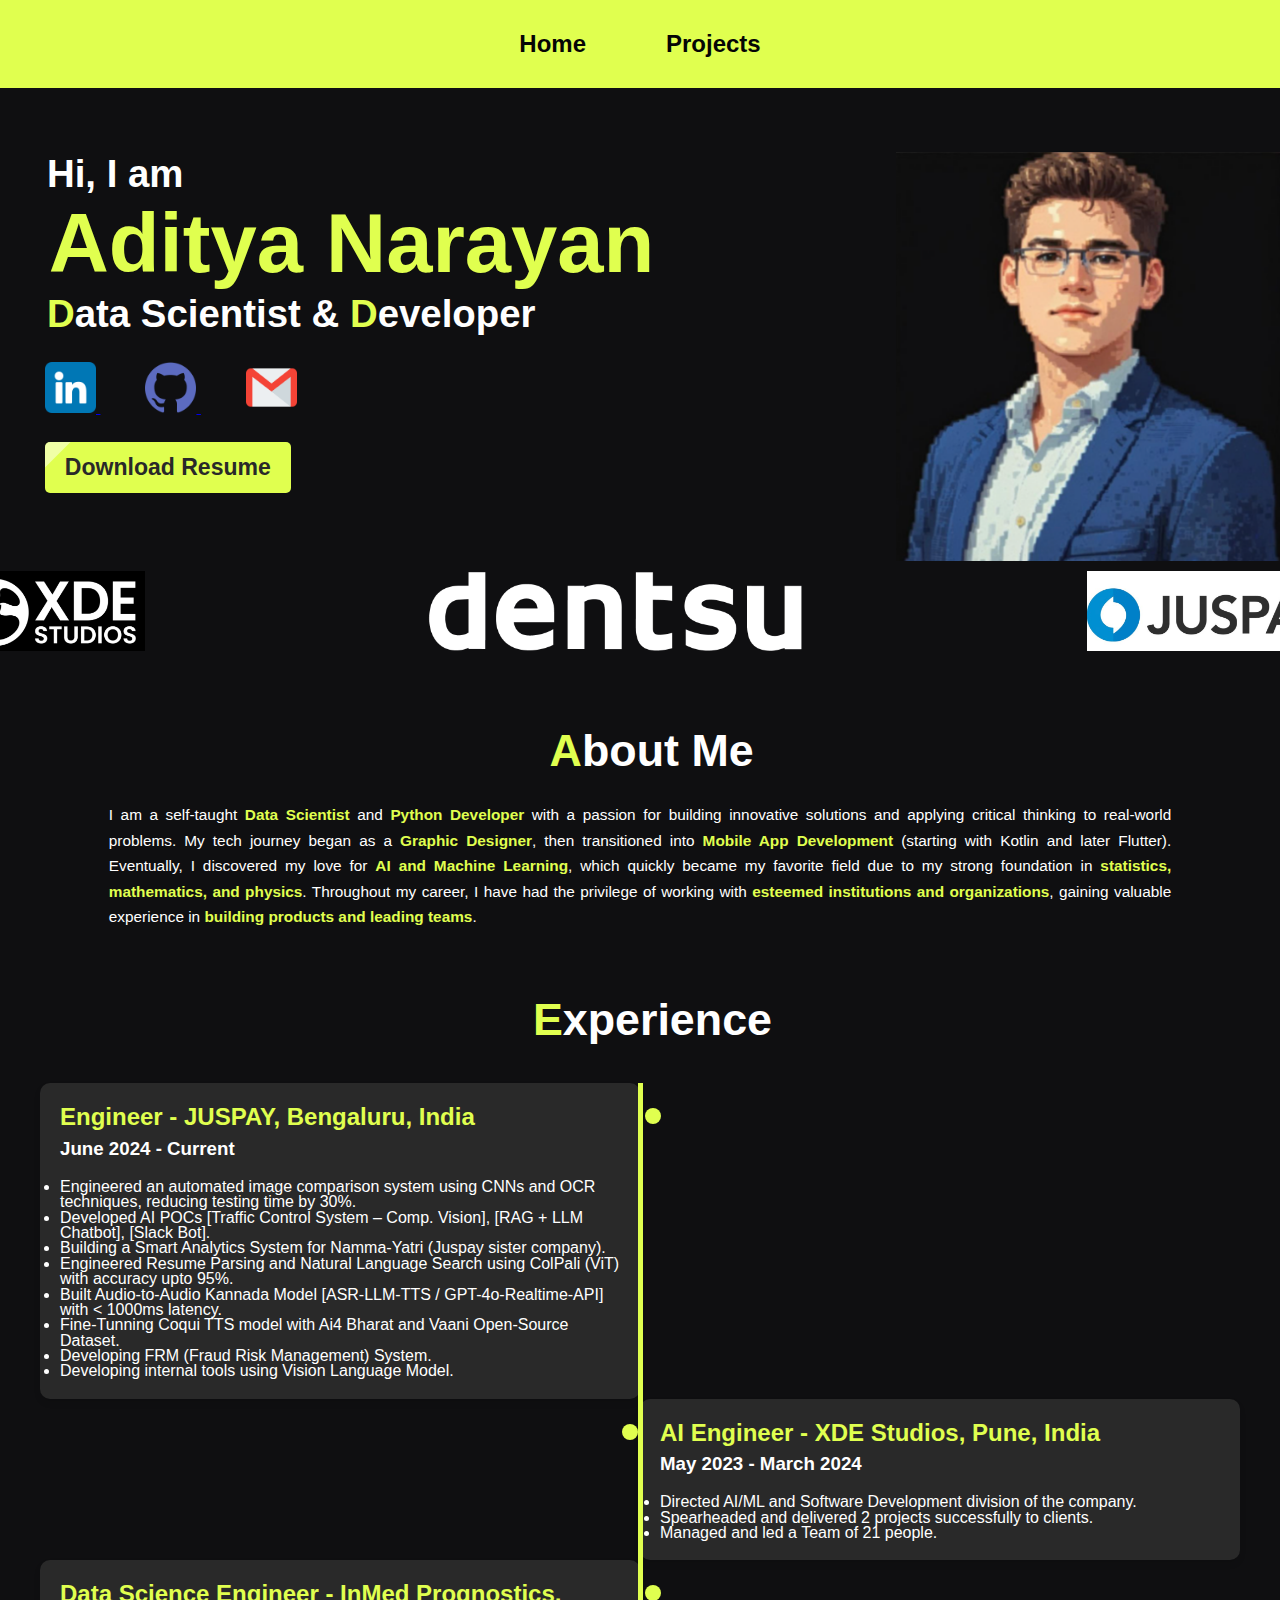
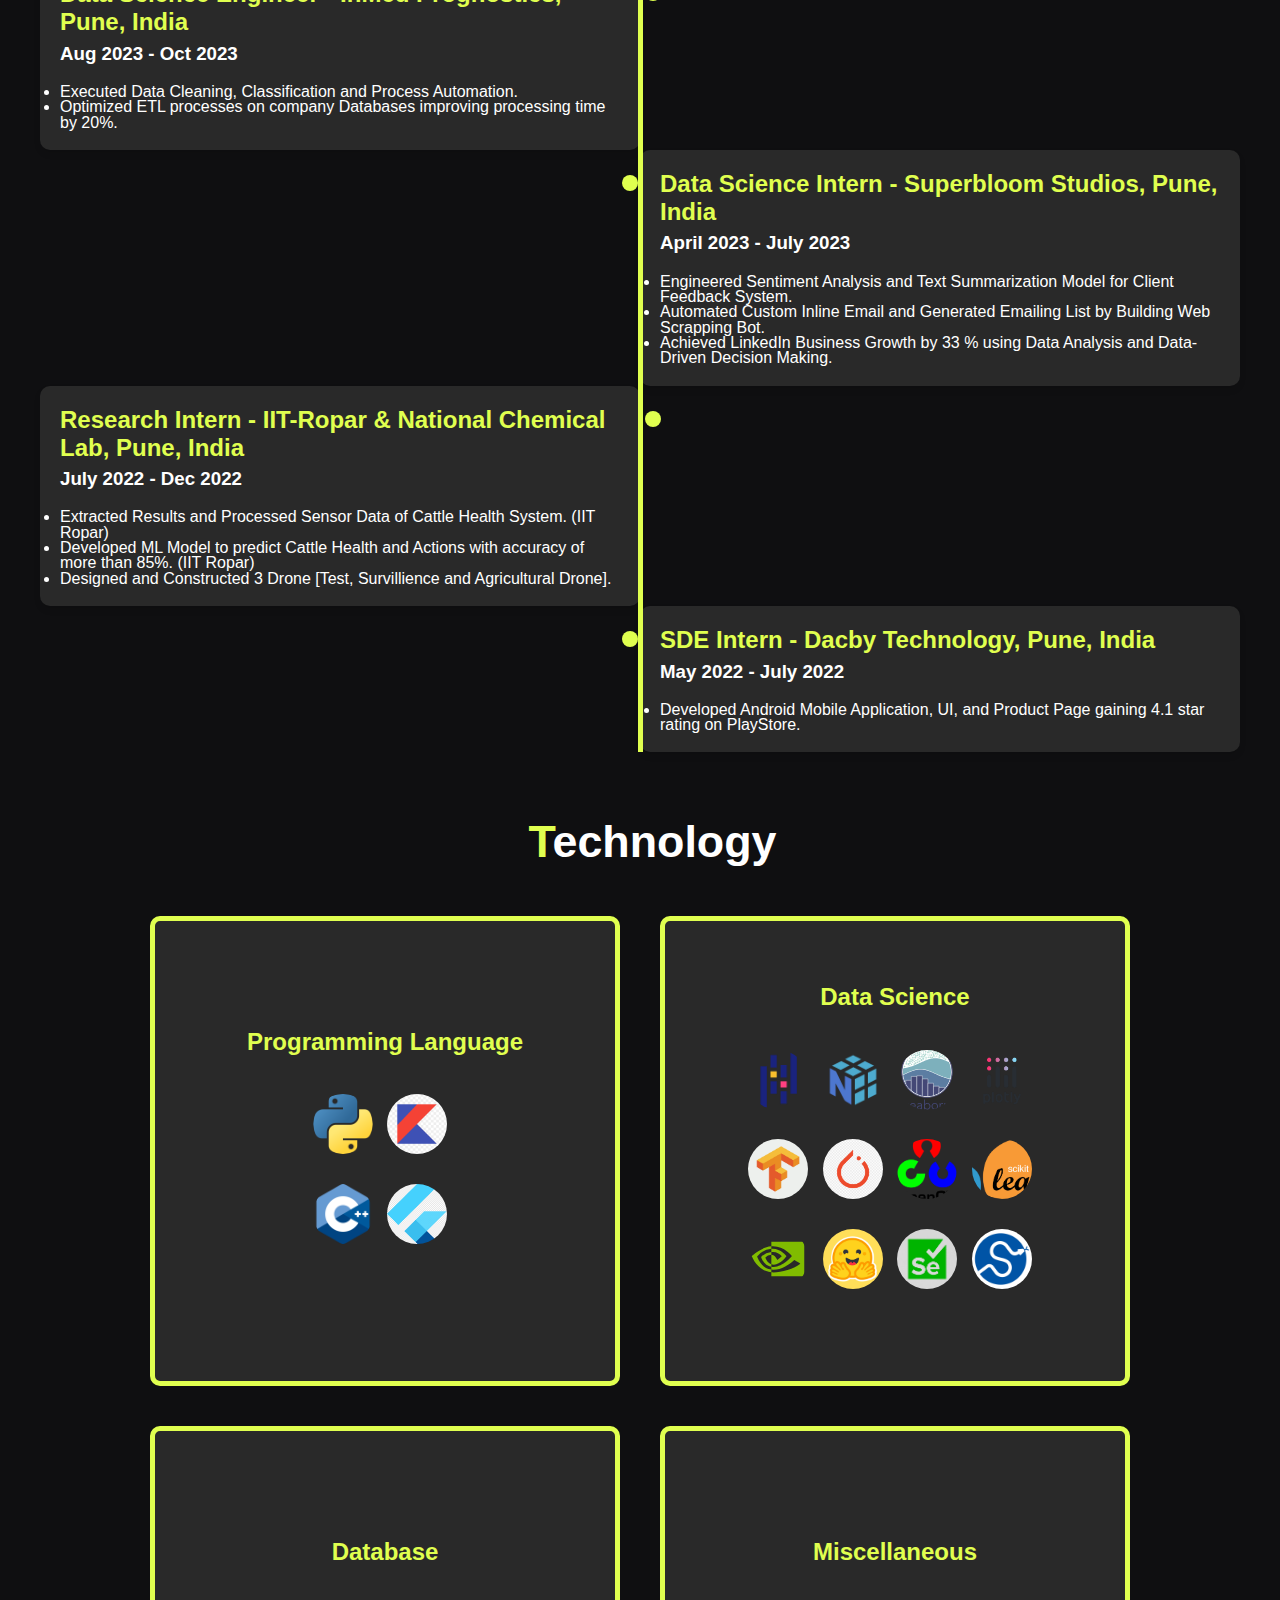
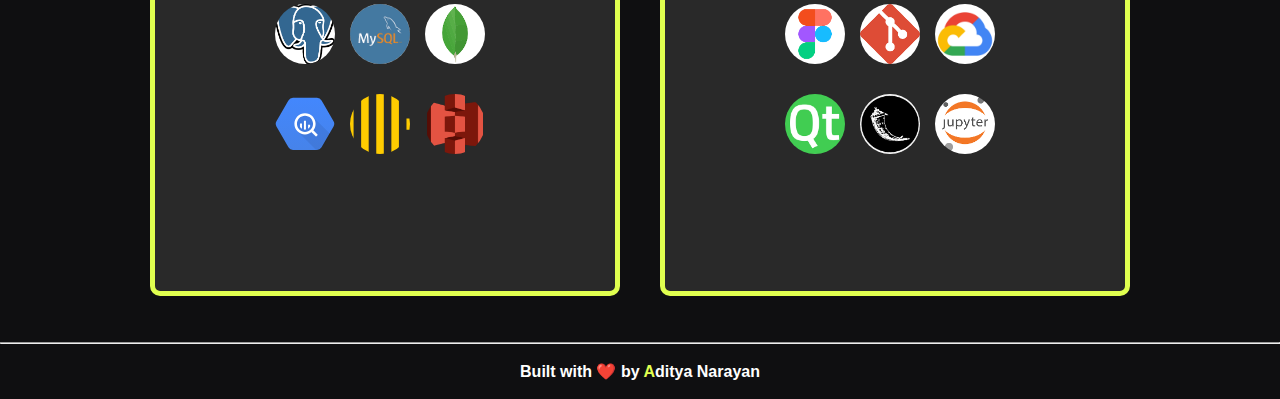
<file: index.html>
<!DOCTYPE html>
<html lang="en">

<head>
    <meta charset="UTF-8">
    <meta name="viewport" content="width=device-width, initial-scale=1.0">
    <title>Aditya Narayan</title>
    <link rel="icon" href="asset/manager.png" type="image/x-icon" />
    <link rel="stylesheet" href="style.css">
</head>

<body>

    <nav class="navbar">
        <a href="index.html">Home</a>
        <a href="project.html">Projects</a>
        <!-- <a href="blogs.html">Blogs</a> -->
    </nav>

    <div class="content">
        <img src="asset/art_me.png" alt="Art Image Here">
        <p class="text-content">
            <span class="hi">&nbsp; Hi, I am</span>
            <br>
            <span class="name">&nbsp;Aditya Narayan</span>
            <br>
            <span class="thrdLine">&nbsp; <span class="D">D</span>ata Scientist & <span
                    class="D">D</span>eveloper</span>
        </p>
    </div>

    <div class="connect">
        <a href="https://www.linkedin.com/in/adityanarayan001/" class="image-link" target="_blank">
            <img src="asset/li.png" alt="li Image">
        </a>
        <a href="https://github.com/AdityaNarayan001" class="image-link" target="_blank">
            <img src="asset/github.png" alt="github Image">
        </a>
        <a href="mailto:adityaan277@gmail.com" class="image-link">
            <img src="asset/gmail.png" alt="email Image">
        </a>
    </div>

    <div>
        <a href="https://drive.google.com/file/d/1zVzHA_OorI171xa7mYlJyLAKuzPP2gnN/view?usp=sharing"
            download="Your_Resume.pdf" class="resume-button" target="_blank">Download Resume</a>
    </div>

    <div class="marquee-wrapper">
        <div class="marquee-container">
            <div class="marquee-content">
                <img src="asset/iitr-banner.png" alt="Running Logo">
                <img src="asset/dacby.png" alt="Running Logo">
                <img src="asset/AWaDH-logo.png" alt="Running Logo">
                <img src="asset/ncl.png" alt="Running Logo">
                <img src="asset/sbs.png" alt="Running Logo">
                <img src="asset/inMed.jpg" alt="Running Logo">
                <img src="asset/xde.png" alt="Running Logo">
                <img src="asset/dentsu.png" alt="Running Logo">
                <img src="asset/juspay1.png" alt="Running Logo">
                <!-- Duplicate images for smooth loop -->
                <img src="asset/iitr-banner.png" alt="Running Logo">
                <img src="asset/dacby.png" alt="Running Logo">
                <img src="asset/AWaDH-logo.png" alt="Running Logo">
                <img src="asset/ncl.png" alt="Running Logo">
                <img src="asset/sbs.png" alt="Running Logo">
                <img src="asset/inMed.jpg" alt="Running Logo">
                <img src="asset/xde.png" alt="Running Logo">
                <img src="asset/dentsu.png" alt="Running Logo">
                <img src="asset/juspay1.png" alt="Running Logo">
                <!-- Duplicate images for smooth loop -->
                <img src="asset/iitr-banner.png" alt="Running Logo">
                <img src="asset/dacby.png" alt="Running Logo">
                <img src="asset/AWaDH-logo.png" alt="Running Logo">
                <img src="asset/ncl.png" alt="Running Logo">
                <img src="asset/sbs.png" alt="Running Logo">
                <img src="asset/inMed.jpg" alt="Running Logo">
                <img src="asset/xde.png" alt="Running Logo">
                <img src="asset/dentsu.png" alt="Running Logo">
                <img src="asset/juspay1.png" alt="Running Logo">
            </div>
        </div>
    </div>

    <div class="about-me">
        <span class="headingA">&nbsp; <span class="A">A</span>bout Me</span>
    </div>
    <div>
        <p class="heading-data">
            I am a self-taught <b>Data Scientist</b> and <b>Python Developer</b> with a passion for building innovative
            solutions and applying critical thinking to real-world problems.
            My tech journey began as a <b>Graphic Designer</b>, then transitioned into <b>Mobile App Development</b>
            (starting with Kotlin and later Flutter).
            Eventually,
            I discovered my love for <b>AI and Machine Learning</b>, which quickly became my favorite field due to my
            strong foundation in <b>statistics, mathematics, and physics</b>.
            Throughout my career, I have had the privilege of working with <b>esteemed institutions and
                organizations</b>, gaining valuable experience in <b>building products and leading teams</b>.
        </p>
    </div>

    <div class="experience">
        <span class="headingE">&nbsp; <span class="E">E</span>xperience</span>
    </div>

    <div class="timeline">
        <div class="timeline-item">
            <h2>Engineer - JUSPAY, Bengaluru, India</h2>
            <h3>June 2024 - Current</h3>
            <ul>
                <li>Engineered an automated image comparison system using CNNs and OCR techniques, reducing testing time
                    by 30%.</li>
                <li>Developed AI POCs [Traffic Control System – Comp. Vision], [RAG + LLM Chatbot], [Slack Bot].</li>
                <li>Building a Smart Analytics System for Namma-Yatri (Juspay sister company).</li>
                <li>Engineered Resume Parsing and Natural Language Search using ColPali (ViT) with accuracy upto 95%.
                </li>
                <li>Built Audio-to-Audio Kannada Model [ASR-LLM-TTS / GPT-4o-Realtime-API] with < 1000ms latency.</li>
                <li>Fine-Tunning Coqui TTS model with Ai4 Bharat and Vaani Open-Source Dataset.</li>
                <li>Developing FRM (Fraud Risk Management) System.</li>
                <li>Developing internal tools using Vision Language Model.</li>
            </ul>
            <div class="timeline-dot"></div>
        </div>

        <div class="timeline-item">
            <h2>AI Engineer - XDE Studios, Pune, India</h2>
            <h3>May 2023 - March 2024</h3>
            <ul>
                <li>Directed AI/ML and Software Development division of the company.</li>
                <li>Spearheaded and delivered 2 projects successfully to clients.</li>
                <li>Managed and led a Team of 21 people.</li>
            </ul>
            <div class="timeline-dot"></div>
        </div>

        <div class="timeline-item">
            <h2>Data Science Engineer - InMed Prognostics, Pune, India</h2>
            <h3>Aug 2023 - Oct 2023</h3>
            <ul>
                <li>Executed Data Cleaning, Classification and Process Automation.</li>
                <li>Optimized ETL processes on company Databases improving processing time by 20%.</li>
            </ul>
            <div class="timeline-dot"></div>
        </div>

        <div class="timeline-item">
            <h2>Data Science Intern - Superbloom Studios, Pune, India</h2>
            <h3>April 2023 - July 2023</h3>
            <ul>
                <li>Engineered Sentiment Analysis and Text Summarization Model for Client Feedback System.</li>
                <li>Automated Custom Inline Email and Generated Emailing List by Building Web Scrapping Bot.</li>
                <li>Achieved LinkedIn Business Growth by 33 % using Data Analysis and Data-Driven Decision Making.</li>
            </ul>
            <div class="timeline-dot"></div>
        </div>

        <div class="timeline-item">
            <h2>Research Intern - IIT-Ropar & National Chemical Lab, Pune, India</h2>
            <h3>July 2022 - Dec 2022</h3>
            <ul>
                <li>Extracted Results and Processed Sensor Data of Cattle Health System. (IIT Ropar)</li>
                <li>Developed ML Model to predict Cattle Health and Actions with accuracy of more than 85%. (IIT Ropar)
                </li>
                <li>Designed and Constructed 3 Drone [Test, Survillience and Agricultural Drone].</li>
            </ul>
            <div class="timeline-dot"></div>
        </div>

        <div class="timeline-item">
            <h2>SDE Intern - Dacby Technology, Pune, India</h2>
            <h3>May 2022 - July 2022</h3>
            <ul>
                <li>Developed Android Mobile Application, UI, and Product Page gaining 4.1 star rating on PlayStore.
                </li>
            </ul>
            <div class="timeline-dot"></div>
        </div>
    </div>

    <div class="tech">
        <span class="headingT">&nbsp; <span class="T">T</span>echnology</span>
    </div>

    <div class="container">
        <div class="quadrant">
            <h2 class="box-heading">Programming Language</h2>
            <span>
                <img src="asset/techLogo/python.png" alt="python">
                <img src="asset/techLogo/kotlin.png" alt="kotlin">
            </span>
            <span>
                <img src="asset/techLogo/c.png" alt="c++">
                <img src="asset/techLogo/flutter.png" alt="flutter">
            </span>
        </div>

        <div class="quadrant">
            <h2 class="box-heading">Data Science</h2>
            <span>
                <img src="asset/techLogo/pandas.png" alt="pandas">
                <img src="asset/techLogo/numpy.png" alt="numpy">
                <img src="asset/techLogo/seaborn.svg" alt="seaborn">
                <img src="asset/techLogo/plotly.png" alt="plotly">
            </span>
            <span>
                <img src="asset/techLogo/tf.webp" alt="tf">
                <img src="asset/techLogo/pytorch.png" alt="pytorch">
                <img src="asset/techLogo/opencv.png" alt="opencv">
                <img src="asset/techLogo/scikit.png" alt="scikit">
            </span>
            <span>
                <img src="asset/techLogo/cuda.svg" alt="cuda">
                <img src="asset/techLogo/hface.png" alt="hface">
                <img src="asset/techLogo/selenium.png" alt="selenium">
                <img src="asset/techLogo/scipy.png" alt="scipy">
            </span>
        </div>

        <div class="quadrant">
            <h2 class="box-heading">Database</h2>
            <span>
                <img src="asset/techLogo/pgsql.png" alt="pgsql">
                <img src="asset/techLogo/mysql.png" alt="mysql">
                <img src="asset/techLogo/mongo.png" alt="mongo">
            </span>
            <span>
                <img src="asset/techLogo/bq.svg" alt="bq">
                <img src="asset/techLogo/ckh.svg" alt="ckh">
                <img src="asset/techLogo/s3.png" alt="s3">
            </span>
        </div>

        <div class="quadrant">
            <h2 class="box-heading">Miscellaneous</h2>
            <span>
                <img src="asset/techLogo/figma.png" alt="figma">
                <img src="asset/techLogo/git.png" alt="git">
                <img src="asset/techLogo/gcp.png" alt="gcp">
            </span>
            <span>
                <img src="asset/techLogo/qt.png" alt="qt">
                <img src="asset/techLogo/flask.png" alt="flask">
                <img src="asset/techLogo/jupyter.png" alt="jupyter">
            </span>
        </div>
    </div>

    <div class="footer">
        <br><br>
        <hr>
        <br>
        <span>Built with ❤️ by <span class="footer-A">A</span>ditya Narayan</span>
        <br><br>
    </div>

</body>
</html>
</file>
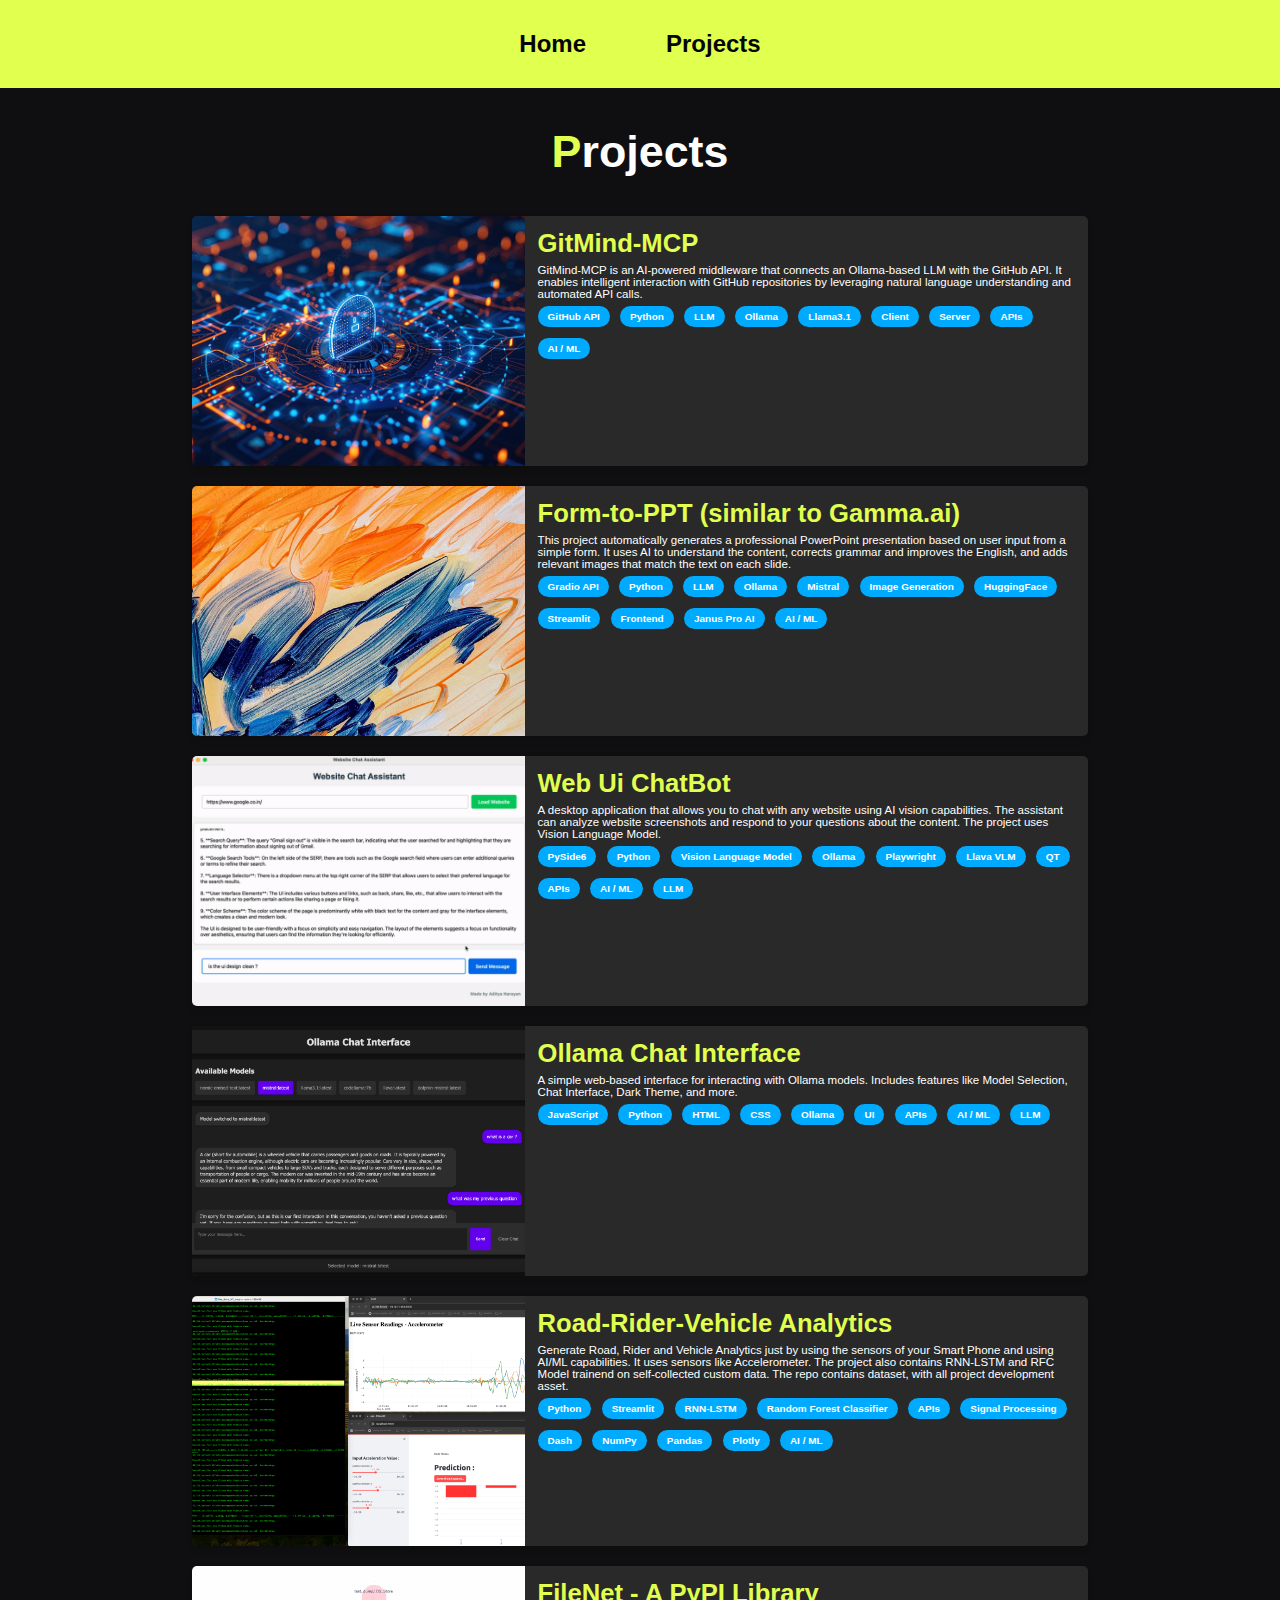
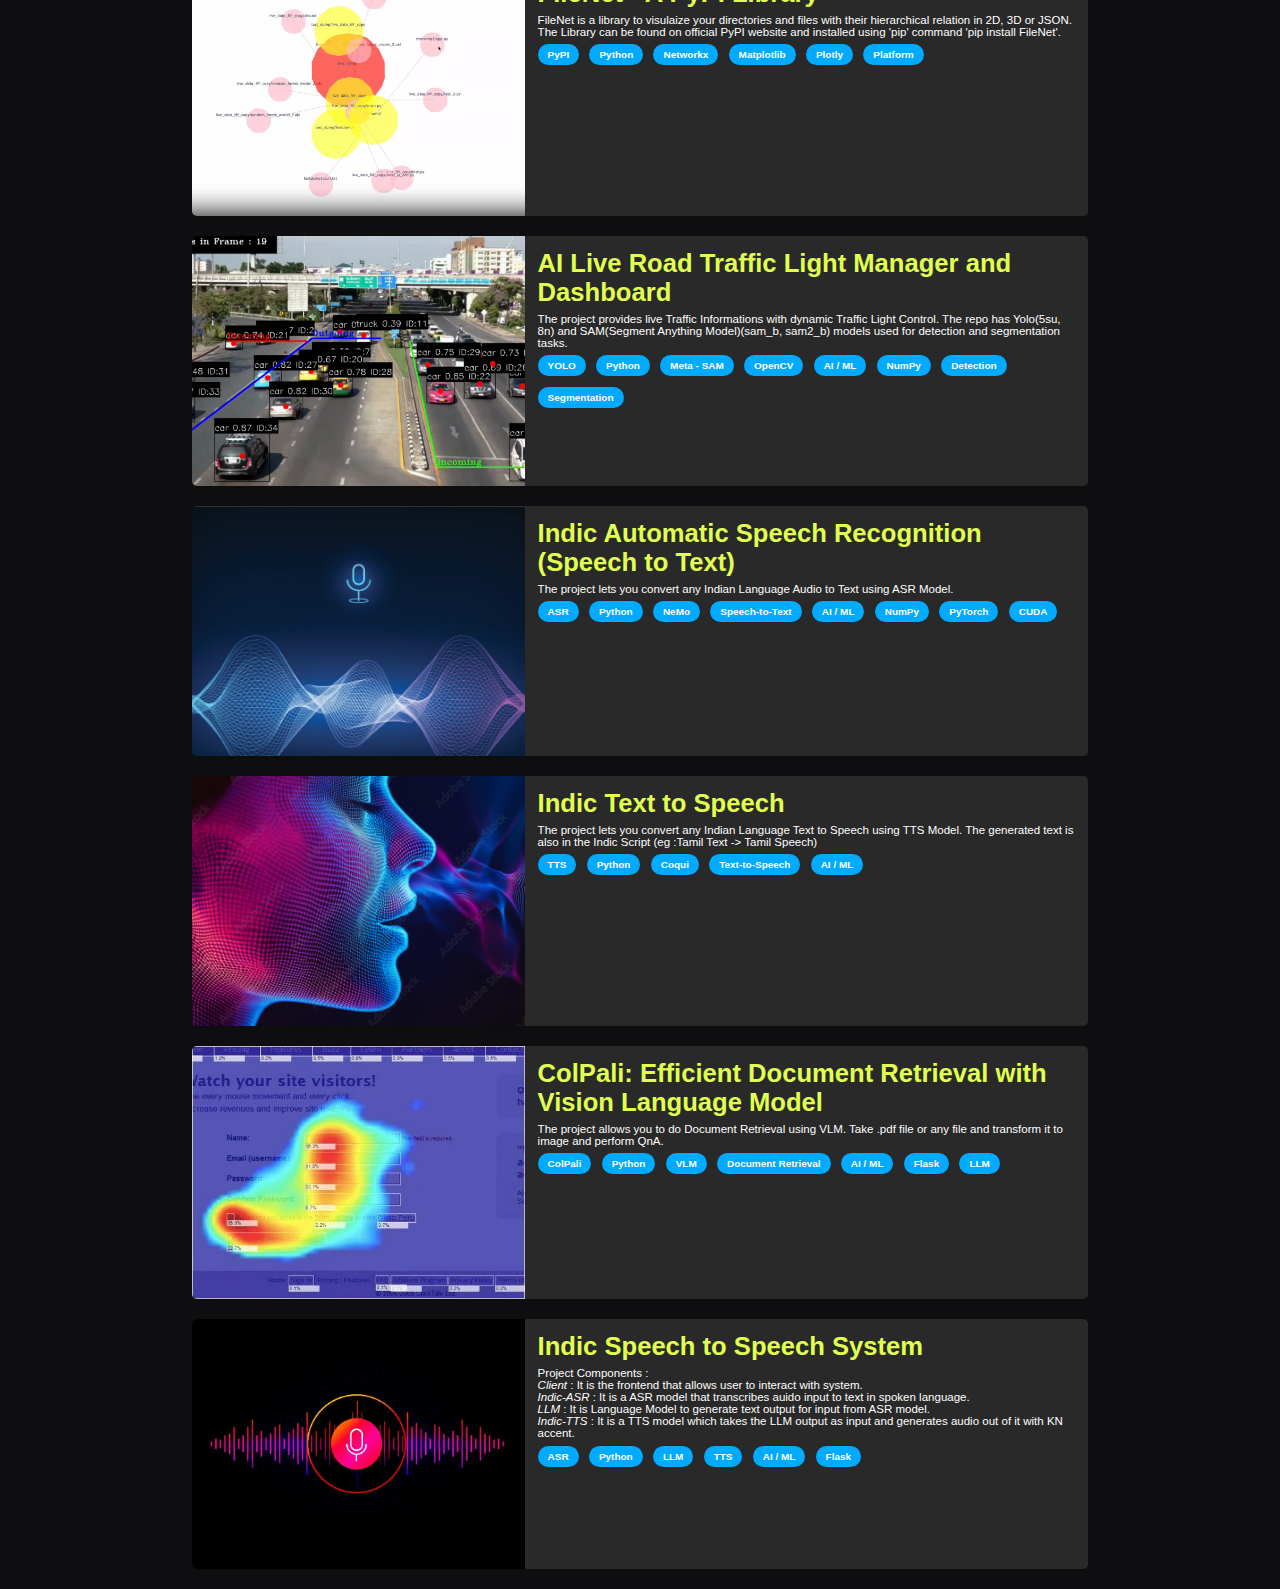
<file: project.html>
<!DOCTYPE html>
<html lang="en">
  <head>
    <meta charset="UTF-8">
    <meta name="viewport" content="width=device-width, initial-scale=1.0">
    <title>Aditya Narayan</title>
    <link rel="icon" href="asset/manager.png" type="image/x-icon" />
    <link rel="stylesheet" href="style.css">
  </head>
  <body>

    <nav class="navbar">
        <a href="index.html">Home</a>
        <a href="project.html">Projects</a>
        <!-- <a href="blogs.html">Blogs</a> -->
    </nav>

    <div class="projects-heading">
        <span><span class="projects-P">P</span>rojects</span>
    </div>

    <a href="https://github.com/AdityaNarayan001/GitMind-MCP" class="project-card" target="_blank">
        <div class="project-image">
            <img src="asset/project-thumbnail/mcp.jpg" alt="Project Image">
        </div>
        <div class="project-info">
            <div class="project-title">GitMind-MCP</div>
            <div class="project-description">
                GitMind-MCP is an AI-powered middleware that connects an Ollama-based LLM with the GitHub API. 
                It enables intelligent interaction with GitHub repositories by leveraging natural language understanding and automated API calls.
            </div>
            <div class="project-tags">
                <span class="tag">GitHub API</span>
                <span class="tag">Python</span>
                <span class="tag">LLM</span>
                <span class="tag">Ollama</span>
                <span class="tag">Llama3.1</span>
                <span class="tag">Client</span>
                <span class="tag">Server</span>
                <span class="tag">APIs</span>
                <span class="tag">AI / ML</span>
            </div>
        </div>
    </div>
</a>

<a href="https://github.com/AdityaNarayan001/Form-to-PPT" class="project-card" target="_blank">
    <div class="project-image">
        <img src="asset/project-thumbnail/formPPT.jpg" alt="Project Image">
    </div>
    <div class="project-info">
        <div class="project-title">Form-to-PPT (similar to Gamma.ai)</div>
        <div class="project-description">
            This project automatically generates a professional PowerPoint presentation based on user input from a simple form. 
            It uses AI to understand the content, corrects grammar and improves the English, 
            and adds relevant images that match the text on each slide.
        </div>
        <div class="project-tags">
            <span class="tag">Gradio API</span>
            <span class="tag">Python</span>
            <span class="tag">LLM</span>
            <span class="tag">Ollama</span>
            <span class="tag">Mistral</span>
            <span class="tag">Image Generation</span>
            <span class="tag">HuggingFace</span>
            <span class="tag">Streamlit</span>
            <span class="tag">Frontend</span>
            <span class="tag">Janus Pro AI</span>
            <span class="tag">AI / ML</span>
        </div>
    </div>
</div>
</a>

    <a href="https://github.com/AdityaNarayan001/Web_URL_UI_chatBot" class="project-card" target="_blank">
            <div class="project-image">
                <img src="asset/project-thumbnail/web-ui-chatBot.png" alt="Project Image">
            </div>
            <div class="project-info">
                <div class="project-title">Web Ui ChatBot</div>
                <div class="project-description">
                    A desktop application that allows you to chat with any website using AI vision capabilities. 
                    The assistant can analyze website screenshots and respond to your questions about the content.
                    The project uses Vision Language Model.
                </div>
                <div class="project-tags">
                    <span class="tag">PySide6</span>
                    <span class="tag">Python</span>
                    <span class="tag">Vision Language Model</span>
                    <span class="tag">Ollama</span>
                    <span class="tag">Playwright</span>
                    <span class="tag">Llava VLM</span>
                    <span class="tag">QT</span>
                    <span class="tag">APIs</span>
                    <span class="tag">AI / ML</span>
                    <span class="tag">LLM</span>
                </div>
            </div>
        </div>
    </a>

    <a href="https://github.com/AdityaNarayan001/Ollama_Chat_Interface" class="project-card" target="_blank">
        <div class="project-image">
            <img src="asset/project-thumbnail/ollama_chat.png" alt="Project Image">
        </div>
        <div class="project-info">
            <div class="project-title">Ollama Chat Interface</div>
            <div class="project-description">
                A simple web-based interface for interacting with Ollama models. Includes features like Model Selection, 
                Chat Interface, Dark Theme, and more.
            </div>
            <div class="project-tags">
                <span class="tag">JavaScript</span>
                <span class="tag">Python</span>
                <span class="tag">HTML</span>
                <span class="tag">CSS</span>
                <span class="tag">Ollama</span>
                <span class="tag">UI</span>
                <span class="tag">APIs</span>
                <span class="tag">AI / ML</span>
                <span class="tag">LLM</span>
            </div>
        </div>
    </div>
</a>

    <a href="https://github.com/AdityaNarayan001/Road-Rider-Vehicle_Analytics" class="project-card" target="_blank">
            <div class="project-image">
                <img src="asset/project-thumbnail/road-veh-analytics.png" alt="Project Image">
            </div>
            <div class="project-info">
                <div class="project-title">Road-Rider-Vehicle Analytics</div>
                <div class="project-description">
                    Generate Road, Rider and Vehicle Analytics just by using the sensors of your Smart Phone and using AI/ML capabilities.
                    It uses sensors like Accelerometer. The project also contains RNN-LSTM and RFC Model trainend on self-collected custom data.
                    The repo contains dataset, with all project development asset.
                </div>
                <div class="project-tags">
                    <span class="tag">Python</span>
                    <span class="tag">Streamlit</span>
                    <span class="tag">RNN-LSTM</span>
                    <span class="tag">Random Forest Classifier</span>
                    <span class="tag">APIs</span>
                    <span class="tag">Signal Processing</span>
                    <span class="tag">Dash</span>
                    <span class="tag">NumPy</span>
                    <span class="tag">Pandas</span>
                    <span class="tag">Plotly</span>
                    <span class="tag">AI / ML</span>
                </div>
            </div>
            </div>
    </a>

    <a href="https://github.com/AdityaNarayan001/FileNet" class="project-card" target="_blank">
        <div class="project-image">
            <img src="asset/project-thumbnail/filenet.png" alt="Project Image">
        </div>
        <div class="project-info">
            <div class="project-title">FileNet - A PyPI Library</div>
            <div class="project-description">
                FileNet is a library to visulaize your directories and files with their hierarchical relation in 2D, 3D or JSON.
                The Library can be found on official PyPI website and installed using 'pip' command 'pip install FileNet'.
            </div>
            <div class="project-tags">
                <span class="tag">PyPI</span>
                <span class="tag">Python</span>
                <span class="tag">Networkx</span>
                <span class="tag">Matplotlib</span>
                <span class="tag">Plotly</span>
                <span class="tag">Platform</span>
            </div>
        </div>
    </a>

    <a href="https://github.com/AdityaNarayan001/ai-road-vehicle-counter" class="project-card" target="_blank">
        <div class="project-image">
            <img src="asset/project-thumbnail/road-vehicle.png" alt="Project Image">
        </div>
        <div class="project-info">
            <div class="project-title">AI Live Road Traffic Light Manager and Dashboard</div>
            <div class="project-description">
                The project provides live Traffic Informations with dynamic Traffic Light Control. 
                The repo has Yolo(5su, 8n) and SAM(Segment Anything Model)(sam_b, sam2_b) models used for detection and segmentation tasks.
            </div>
            <div class="project-tags">
                <span class="tag">YOLO</span>
                <span class="tag">Python</span>
                <span class="tag">Meta - SAM</span>
                <span class="tag">OpenCV</span>
                <span class="tag">AI / ML</span>
                <span class="tag">NumPy</span>
                <span class="tag">Detection</span>
                <span class="tag">Segmentation</span>
            </div>
        </div>
    </a>

    <a href="https://github.com/AdityaNarayan001/ai-indic-asr" class="project-card" target="_blank">
        <div class="project-image">
            <img src="asset/project-thumbnail/asr.jpeg" alt="Project Image">
        </div>
        <div class="project-info">
            <div class="project-title">Indic Automatic Speech Recognition (Speech to Text)</div>
            <div class="project-description">
                The project lets you convert any Indian Language Audio to Text using ASR Model.
            </div>
            <div class="project-tags">
                <span class="tag">ASR</span>
                <span class="tag">Python</span>
                <span class="tag">NeMo</span>
                <span class="tag">Speech-to-Text</span>
                <span class="tag">AI / ML</span>
                <span class="tag">NumPy</span>
                <span class="tag">PyTorch</span>
                <span class="tag">CUDA</span>
            </div>
        </div>
    </a>

    <a href="https://github.com/AdityaNarayan001/ai-indic-tts" class="project-card" target="_blank">
        <div class="project-image">
            <img src="asset/project-thumbnail/tts.jpg" alt="Project Image">
        </div>
        <div class="project-info">
            <div class="project-title">Indic Text to Speech</div>
            <div class="project-description">
                The project lets you convert any Indian Language Text to Speech using TTS Model.
                The generated text is also in the Indic Script (eg :Tamil Text -> Tamil Speech)
            </div>
            <div class="project-tags">
                <span class="tag">TTS</span>
                <span class="tag">Python</span>
                <span class="tag">Coqui</span>
                <span class="tag">Text-to-Speech</span>
                <span class="tag">AI / ML</span>
            </div>
        </div>
    </a>

    <a href="https://github.com/AdityaNarayan001/ai-colpali" class="project-card" target="_blank">
        <div class="project-image">
            <img src="asset/project-thumbnail/colpali.webp" alt="Project Image">
        </div>
        <div class="project-info">
            <div class="project-title">ColPali: Efficient Document Retrieval with Vision Language Model</div>
            <div class="project-description">
                The project allows you to do Document Retrieval using VLM. 
                Take .pdf file or any file and transform it to image and perform QnA.
            </div>
            <div class="project-tags">
                <span class="tag">ColPali</span>
                <span class="tag">Python</span>
                <span class="tag">VLM</span>
                <span class="tag">Document Retrieval</span>
                <span class="tag">AI / ML</span>
                <span class="tag">Flask</span>
                <span class="tag">LLM</span>
            </div>
        </div>
    </a>

    <a href="https://github.com/AdityaNarayan001/ai-indic-speech-to-speech" class="project-card" target="_blank">
        <div class="project-image">
            <img src="asset/project-thumbnail/s2s.webp" alt="Project Image">
        </div>
        <div class="project-info">
            <div class="project-title">Indic Speech to Speech System</div>
            <div class="project-description">
                Project Components : <br>
                <i>Client</i> : It is the frontend that allows user to interact with system.<br>
                <i>Indic-ASR</i> : It is a ASR model that transcribes auido input to text in spoken language.<br>
                <i>LLM</i> : It is Language Model to generate text output for input from ASR model.<br>
                <i>Indic-TTS</i> : It is a TTS model which takes the LLM output as input and generates audio out of it with KN accent.
            </div>
            <div class="project-tags">
                <span class="tag">ASR</span>
                <span class="tag">Python</span>
                <span class="tag">LLM</span>
                <span class="tag">TTS</span>
                <span class="tag">AI / ML</span>
                <span class="tag">Flask</span>
            </div>
        </div>
    </a>

  </body>
</html>
</file>
<file: style.css>
:root {
    
    --primary-color: #e0ff4f;       /* #e0ff4f, #0AD3FF */
    --background-color: #0f0f11;
    --text-color: white;
    --nav-hover-color: #e7fb8c;     /* #ECFF99, #61e2ff */
    --card-bg: rgb(41, 41, 41);
    --nav-text-color: #050505;
    --tag-bg-color: #00aaff;        /* #007bff */
    --tag-text-color: white;
}

* {
    margin: 0;
    padding: 0;
    box-sizing: border-box;
}

body {
    font-family: Arial, sans-serif;
    background-color: var(--background-color);
}

.navbar {
    background: var(--primary-color);
    padding: 15px;
    display: flex;
    justify-content: center;
}

.navbar a {
    color: var(--nav-text-color);
    text-decoration: none;
    padding: 15px 30px;
    margin: 0 10px;
    font-weight: bold;
    font-size: 24px;
}

.navbar a:hover {
    background: var(--nav-hover-color);
    border-radius: 10px;
    box-shadow: 0px 0px 10px rgba(0, 0, 0, 0.3);
}

.content {
    text-align: center;
    margin-top: 50px;
    font-size: 24px;
    color: var(--text-color);
}

.content img {
    width: 30%;
    display: block;
    margin: 0 auto;
    float: right;
}

.text-content {
    font-size: 20px;
    color: var(--text-color);
    width: 50%;
    text-align: left;
    margin-left: 2vmax;
    margin-top: 5vmax;
}

.text-content span.hi {
    color: var(--text-color);
    font-weight: bold;
    font-size: 3vmax;
}

.text-content span.name {
    color: var(--primary-color);
    font-weight: bold;
    font-size: 6.5vmax;
}

.text-content span.thrdLine {
    color: var(--text-color);
    font-weight: bold;
    font-size: 3vmax;
}

.text-content span.D {
    color: var(--primary-color);
    font-weight: bold;
    font-size: 3vmax;
}

.image-link img {
    width: 4vmax;
    transition: transform 0.3s, opacity 0.3s;
    text-align: left;
    margin-left: 3.5vmax;
    margin-top: 2vmax;
}

.image-link:hover img {
    transform: scale(1.5); 
    opacity: 0.8;
}

.resume-button {
    display: inline-block;
    background-color: var(--primary-color);
    color: var(--card-bg);
    padding: 12px 20px;
    font-size: 1.8vmax;
    font-weight: bold;
    text-decoration: none;
    border-radius: 5px;
    margin-left: 3.5vmax;
    margin-top: 2vmax;
    position: relative;
    overflow: hidden;
    transition: background 0.3s ease-in-out;
}

.resume-button::before {
    content: "";
    position: absolute;
    top: 0;
    left: -100%;
    width: 100%;
    height: 100%;
    background: rgba(255, 255, 255, 0.5);
    transform: skewX(-45deg);
    transition: left 0.7s ease-in-out;
}

.resume-button:hover {
    background-color: var(--primary-color);
    transform: scale(1.1); 
    opacity: 1;
}

.resume-button:hover::before {
    left: 100%;
}

.marquee-wrapper {
    width: 100%;
    overflow: hidden;
    margin-top: 20px;
}

.marquee-container {
    display: flex;
    justify-content: center;
    overflow: hidden;
    white-space: nowrap;
    position: relative;
    background: var(--background-color);
    padding: 10px 0;
    width: 100%;
}

.marquee-content {
    display: flex;
    width: max-content;
    animation: marquee-scroll 10s linear infinite;
}

.marquee-content img {
    height: 80px;
    margin-right: 3%;
}

@keyframes marquee-scroll {
    from {
        transform: translateX(0);
    }
    to {
        transform: translateX(-50%);
    }
}

.about-me {
    text-align: center;
    margin-top: 5vmax;
}

.headingA {
    color: var(--text-color);
    font-weight: bold;
    font-size: 3.5vmax;
}

.headingA span.A {
    color: var(--primary-color);
    font-weight: bold;
    font-size: 3.5vmax;
}

b {
    color: var(--primary-color)
}

.heading-data {
    text-align: justify;
    color: var(--text-color);
    margin-top: 2vmax;
    margin-left: 5.5vmax;
    margin-right: 5.5vmax;
    padding: 0 3vmax  ;
    font-size: 1.2vmax;
    line-height: 2vmax;
}

.experience {
    text-align: center;
    margin-top: 5vmax;
    margin-bottom: 3vmax;
}

.headingE {
    color: var(--text-color);
    font-weight: bold;
    font-size: 3.5vmax;
}

.headingE span.E {
    color: var(--primary-color);
    font-weight: bold;
    font-size: 3.5vmax;
}

.timeline {
    position: relative;
    max-width: 1200px;
    margin: auto;
}

.timeline::after {
    content: '';
    position: absolute;
    width: 5px;
    background-color: var(--primary-color);
    top: 0;
    bottom: 0;
    left: 50%;
    margin-left: -2px;
}

.timeline-item {
    padding: 20px;
    position: relative;
    width: 50%;
    background-color: var(--card-bg);
    box-shadow: 0px 4px 6px rgba(0, 0, 0, 0.1);
    border-radius: 10px;
}

.timeline-item:nth-child(odd) {
    left: 0;
}

.timeline-item:nth-child(even) {
    left: 50%;
}

.timeline-dot {
    position: absolute;
    width: 16px;
    height: 16px;
    background-color: var(--primary-color);
    border-radius: 50%;
    top: 25px;
    left: calc(100% + 5px);
}

.timeline-item:nth-child(even) .timeline-dot {
    left: -18px;
}

h2 {
    color: var(--primary-color);
    margin-bottom: 0.5vmax;
}

h3 {
    color: var(--text-color);
    margin-bottom: 1.5vmax;
}

ul {
    color: var(--text-color);
    line-height: 1.2vmax;
}

.tech {
    text-align: center;
    margin-top: 5vmax;
    margin-bottom: 3vmax;
}

.headingT {
    color: var(--text-color);
    font-weight: bold;
    font-size: 3.5vmax;
}

.headingT span.T {
    color: var(--primary-color);
    font-weight: bold;
    font-size: 3.5vmax;
}

.container {
    display: grid;
    grid-template-columns: 1fr 1fr;
    grid-template-rows: 1fr 1fr;
    gap: 40px;
    width: 80%;
    max-width: 1000px;
    aspect-ratio: 1 / 1;
    background: var(--background-color);
    padding: 10px;
    margin: 0 auto;
}

.quadrant {
    display: flex;
    flex-direction: column;
    justify-content: center;
    align-items: center;
    text-align: center;
    padding: 20px;
    border: 5px solid var(--primary-color);
    border-radius: 10px;
    background: var(--card-bg);
    transition: transform 0.4s ease-in-out, opacity 0.4s ease-in-out;
}

.quadrant:hover {
    transform: scale(1.1); 
    opacity: 1;
}

.quadrant img {
    width: 60px;
    height: 60px;
    object-fit: cover;
    border-radius: 50%;
    margin-bottom: 2vmax;
    margin-right: 0.8vmax;
}

.box-heading {
    color: var(--primary-color);
    margin-bottom: 3vmax;
    text-align: center;
}

.footer {
    text-align: center;
    color: var(--text-color);
    font-weight: bold;
}

.footer span.footer-A {
    color: var(--primary-color);
}

/* -------------- */
/* Projects Page  */
/* -------------- */


.projects-heading {
    text-align: center;
    color: var(--text-color);
    font-size: 3.5vmax;
    font-weight: bold;
    margin-top: 3vmax;
    margin-bottom: 3vmax;
}

.projects-heading span.projects-P {
    color: var(--primary-color);
}

.project-card * {
    text-decoration: none;
}

.project-card {
    display: flex;
    max-width: 1000px; 
    width: 70%; 
    min-height: 250px; 
    background: var(--card-bg);
    border-radius: 5px;
    box-shadow: 0px 4px 6px rgba(0, 0, 0, 0.1);
    overflow: hidden;
    transition: transform 0.3s ease-in-out;
    margin: 20px auto; 
    align-items: stretch; 
    justify-content: flex-start;
    text-decoration: none;
}

.project-card:hover {
    transform: scale(1.1);
}

.project-image {
    width: 30%;
    flex: 1; 
    display: flex; 
}

.project-image img {
    width: 100%;
    min-height: 100%;
    object-fit: cover;
}

.project-info {
    margin-top: 1vmax;
    margin-bottom: 1vmax;
    margin-left: 1vmax;
    margin-right: 1vmax;
    width: 60%;
}

.project-title {
    color: var(--primary-color);
    font-size: 2vmax;
    font-weight: bold;
    margin-bottom: 0.5vmax;
}

.project-description {
    font-size: 0.9vmax;
    color: var(--text-color);
    margin-bottom: 0.5vmax;
}

.project-tags {
    display: flex;
    flex-wrap: wrap;
    gap: 0.8vmax;
}

.tag {
    background-color: var(--tag-bg-color);
    color: var(--tag-text-color);
    padding: 5px 10px;
    font-size: 0.78vmax;
    border-radius: 15px;
    font-weight: bold;
}

/* -------------- */
/* Blogs Page  */
/* -------------- */

.blogs-heading {
    text-align: center;
    color: var(--text-color);
    font-size: 3.5vmax;
    font-weight: bold;
    margin-top: 3vmax;
    margin-bottom: 3vmax;
}

.blogs-heading span.blogs-B {
    color: var(--primary-color);
}

.card-container {
    text-decoration: none;
}

.card {
    display: flex;
    max-width: 1000px; 
    width: 70%; 
    min-height: 250px; 
    background: var(--card-bg);
    border-radius: 5px;
    box-shadow: 0px 4px 6px rgba(0, 0, 0, 0.1);
    overflow: hidden;
    transition: transform 0.3s ease-in-out;
    margin: 20px auto; 
    align-items: stretch; 
    justify-content: flex-start;
    text-decoration: none;
}

.card:hover {
    transform: scale(1.1);
}

.card-image {
    width: 30%;
    flex: 1; 
    display: flex; 
}

.card-image img {
    width: 100%;
    min-height: 100%;
    object-fit: cover;
}

.card-info {
    margin-top: 1vmax;
    margin-bottom: 1vmax;
    margin-left: 1vmax;
    margin-right: 1vmax;
    width: 60%;
}

.card-title {
    color: var(--primary-color);
    font-size: 2vmax;
    font-weight: bold;
    margin-bottom: 0.5vmax;
}

.card-description {
    font-size: 0.9vmax;
    color: var(--text-color);
    margin-bottom: 0.5vmax;
}

.card-tags {
    display: flex;
    flex-wrap: wrap;
    gap: 0.8vmax;
}

.tag {
    background-color: var(--tag-bg-color);
    color: var(--tag-text-color);
    padding: 5px 10px;
    font-size: 0.78vmax;
    border-radius: 15px;
    font-weight: bold;
}

.blog-date {
    font-size: 0.9vmax;
    color: rgba(255, 255, 255, 0.7);
    margin-bottom: 0.5vmax;
}
</file>
